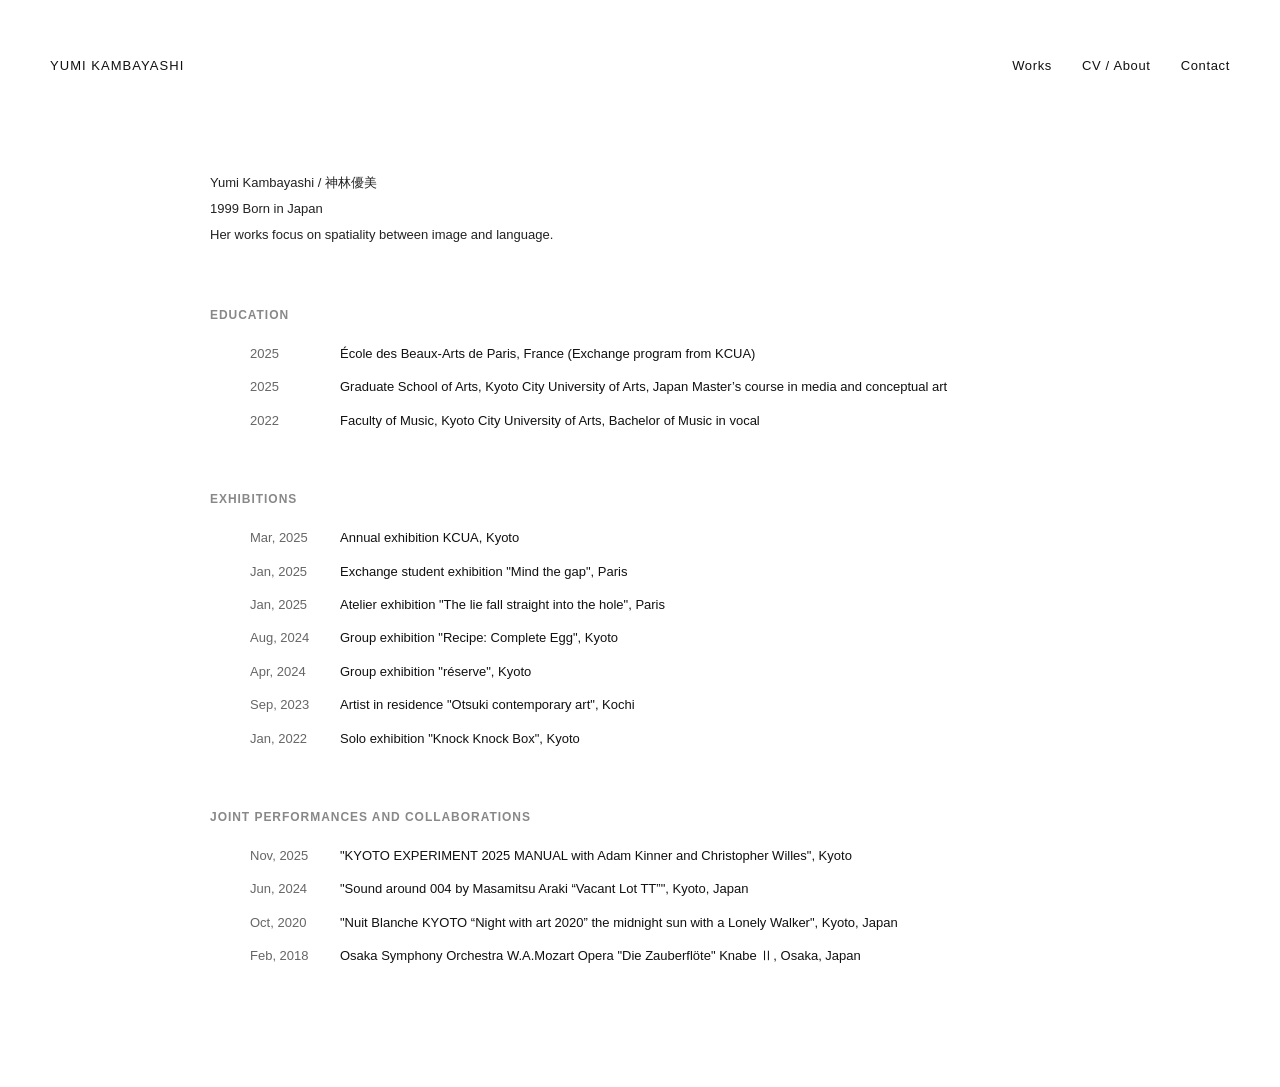
<file: about.html>
<!DOCTYPE html>
<html lang="ja">
<head>
  <meta charset="UTF-8">
  <title>CV / About - YUMI KAMBAYASHI</title>
  <link rel="stylesheet" href="style.css">
</head>
<body>

  <header class="header">
    <h1 class="site-title"><a href="index.html">YUMI KAMBAYASHI</a></h1>
    <nav class="site-nav">
      <ul>
        <li><a href="works.html">Works</a></li>
        <li><a href="about.html">CV / About</a></li>
        <li><a href="contact.html">Contact</a></li>
      </ul>
    </nav>
  </header>

  <main class="about-container">
    <section class="about-section">
      <p class="bio">
        Yumi Kambayashi / 神林優美<br>
        1999 Born in Japan<br>
        Her works focus on spatiality between image and language.
      </p>
    </section>

    <section class="about-section">
      <h2 class="section-title">Education</h2>
      <ul class="cv-list">
        <li>
          <span class="year">2025</span>
          <span class="detail">École des Beaux-Arts de Paris, France (Exchange program from KCUA)</span>
        </li>
        <li>
          <span class="year">2025</span>
          <span class="detail">Graduate School of Arts, Kyoto City University of Arts, Japan
Master’s course in media and conceptual art</span>
        </li>
        <li>
          <span class="year">2022</span>
          <span class="detail">Faculty of Music, Kyoto City University of Arts, Bachelor of Music in vocal</span>
        </li>
      </ul>
    </section>

    <section class="about-section">
      <h2 class="section-title">Exhibitions</h2>
      <ul class="cv-list">
        <li><span class="year">Mar, 2025</span><span class="detail">Annual exhibition KCUA, Kyoto</span></li>
        <li><span class="year">Jan, 2025</span><span class="detail">Exchange student exhibition "Mind the gap", Paris</span></li>
        <li><span class="year">Jan, 2025</span><span class="detail">Atelier exhibition "The lie fall straight into the hole", Paris</span></li>
        <li><span class="year">Aug, 2024</span><span class="detail">Group exhibition "Recipe: Complete Egg", Kyoto</span></li>
        <li><span class="year">Apr, 2024</span><span class="detail">Group exhibition "réserve", Kyoto</span></li>
        <li><span class="year">Sep, 2023</span><span class="detail">Artist in residence "Otsuki contemporary art", Kochi</span></li>
        <li><span class="year">Jan, 2022</span><span class="detail">Solo exhibition "Knock Knock Box", Kyoto</span></li>
      </ul>
    </section>

    <section class="about-section">
      <h2 class="section-title">Joint performances and collaborations</h2>
      <ul class="cv-list">
        <li><span class="year">Nov, 2025</span><span class="detail">"KYOTO EXPERIMENT 2025 MANUAL with Adam Kinner and Christopher Willes", Kyoto</span></li>
        <li><span class="year">Jun, 2024</span><span class="detail">"Sound around 004 by Masamitsu Araki “Vacant Lot TT”", Kyoto, Japan</span></li>
        <li><span class="year">Oct, 2020</span><span class="detail">"Nuit Blanche KYOTO “Night with art 2020” the midnight sun with a Lonely Walker", Kyoto, Japan</span></li>
        <li><span class="year">Feb, 2018</span><span class="detail">Osaka Symphony Orchestra W.A.Mozart Opera "Die Zauberflöte" Knabe Ⅱ, Osaka, Japan</span></li>
      </ul>
    </section>
  </main>

</body>
</html>
</file>
<file: style.css>
html, body {
  margin: 0;
  padding: 0;
  width: 100%;
  min-height: 100vh;
  background-color: #ffffff;
  font-family: "Helvetica Neue", Arial, "Hiragino Sans", sans-serif;
  color: #111111;
}

a {
  text-decoration: none;
  color: inherit;
  font-size: inherit;      /* 親の文字サイズをそのまま引き継ぐ */
  font-weight: inherit;    /* 親の太さをそのまま引き継ぐ */
  line-height: inherit;    /* 親の行高をそのまま引き継ぐ */
}

/* ヘッダー共通 */
.header {
  display: flex;
  justify-content: space-between;
  align-items: center;
  padding: 40px 50px 0 50px;
}

.site-title {
  font-size: 13px;
  font-weight: 400;
  letter-spacing: 0.08em;
}

.site-nav ul {
  display: flex;
  gap: 30px;
  list-style: none;
}

.site-nav a {
  font-size: 13px;
  font-weight: 400;
  letter-spacing: 0.05em;
}

/* トップページ */

.top-page {
  /* 画像を1枚だけに限定し、繰り返さない */
  background-repeat: no-repeat;

  /* 画像を画面の中央に配置 */
  background-position: center center;

  /* 画面全体を覆うように拡大表示する（おすすめ） */
  background-size: cover;

  background-attachment: fixed;
  background-color: #ffffff;
  min-height: 100vh;
}

.top-container {
  max-width: 860px;
  margin: 80px auto 100px;
  padding: 0 20px;
}

.top-image-wrap {
  width: 100%;
}

.top-image {
  width: 100%;
  height: auto;
  display: block;
}

/* CVページ */
.about-container {
  max-width: 860px;
  margin: 80px auto 120px;
  padding: 0 20px;
}

.about-section {
  margin-bottom: 60px;
}

.bio {
  font-size: 13px;
  line-height: 2.0;
  color: #222222;
  margin-bottom: 20px;
}

.section-title {
  font-size: 12px;
  font-weight: 600;
  letter-spacing: 0.08em;
  text-transform: uppercase;
  margin-bottom: 20px;
  color: #888888;
}

.cv-list {
  list-style: none;
}

.cv-list li {
  display: flex;
  font-size: 13px;
  line-height: 1.8;
  margin-bottom: 10px;
  white-space: nowrap;
}

.cv-list .year {
  width: 90px;
  flex-shrink: 0;
  color: #666666;
}

.cv-list .detail {
  color: #111111;
}

/* Worksページ */
.works-container {
  max-width: 860px;
  margin: 80px auto 120px;
  padding: 0 20px;
}

.work-item {
  margin-bottom: 120px;
}

.work-image-wrap {
  width: 100%;
  margin-bottom: 20px;
}

.work-image {
  width: 70%;
  height: auto;
  display: block;
}

.work-title {
  font-size: 14px;
  font-weight: 500;
  letter-spacing: 0.04em;
  margin-bottom: 6px;
}

.work-meta {
  font-size: 12px;
  color: #777777;
  letter-spacing: 0.03em;
}

.work-link {
  font-size: 12px;           /* 周りと合わせた控えめなサイズ */
  margin-top: 10px;
}

.work-link a {
  font-size: 12px !important;/* 強制的に12pxに固定 */
  color: #666666;
  text-decoration: underline;
  word-break: break-all;      /* 長いURLでも枠からはみ出さず途中で自動折り返しする */
}

.work-link a:hover {
  color: #111111;
}

/* Contactページ */
.contact-container {
  max-width: 860px;
  margin: 80px auto 120px;
  padding: 0 20px;
}

.contact-item {
  display: flex;
  font-size: 13px;
  line-height: 1.8;
  margin-bottom: 16px;
  white-space: nowrap;
}

.contact-label {
  width: 120px;
  flex-shrink: 0;
  color: #888888;
}

.contact-detail {
  color: #111111;
}

.contact-detail a {
  text-decoration: underline;
  text-underline-offset: 3px;
}

.contact-detail a:hover {
  color: #666666;
}
</file>
